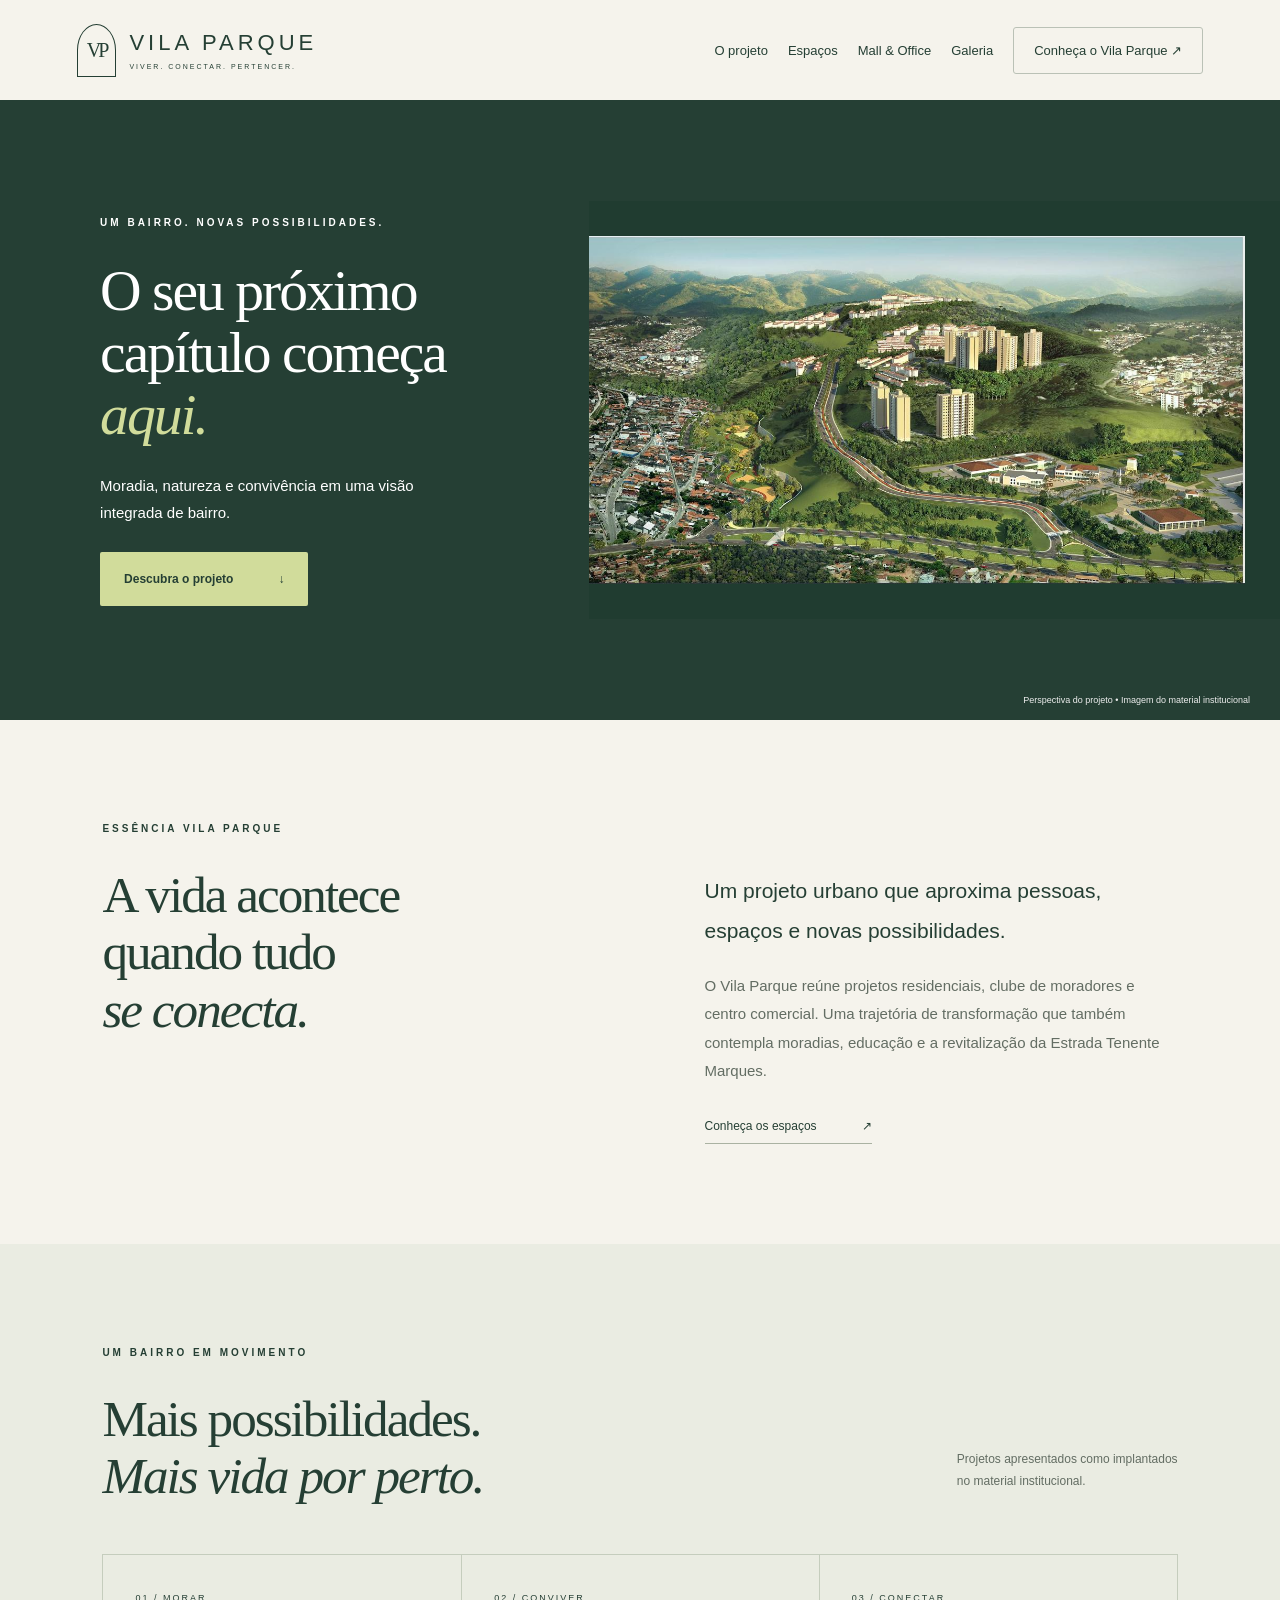
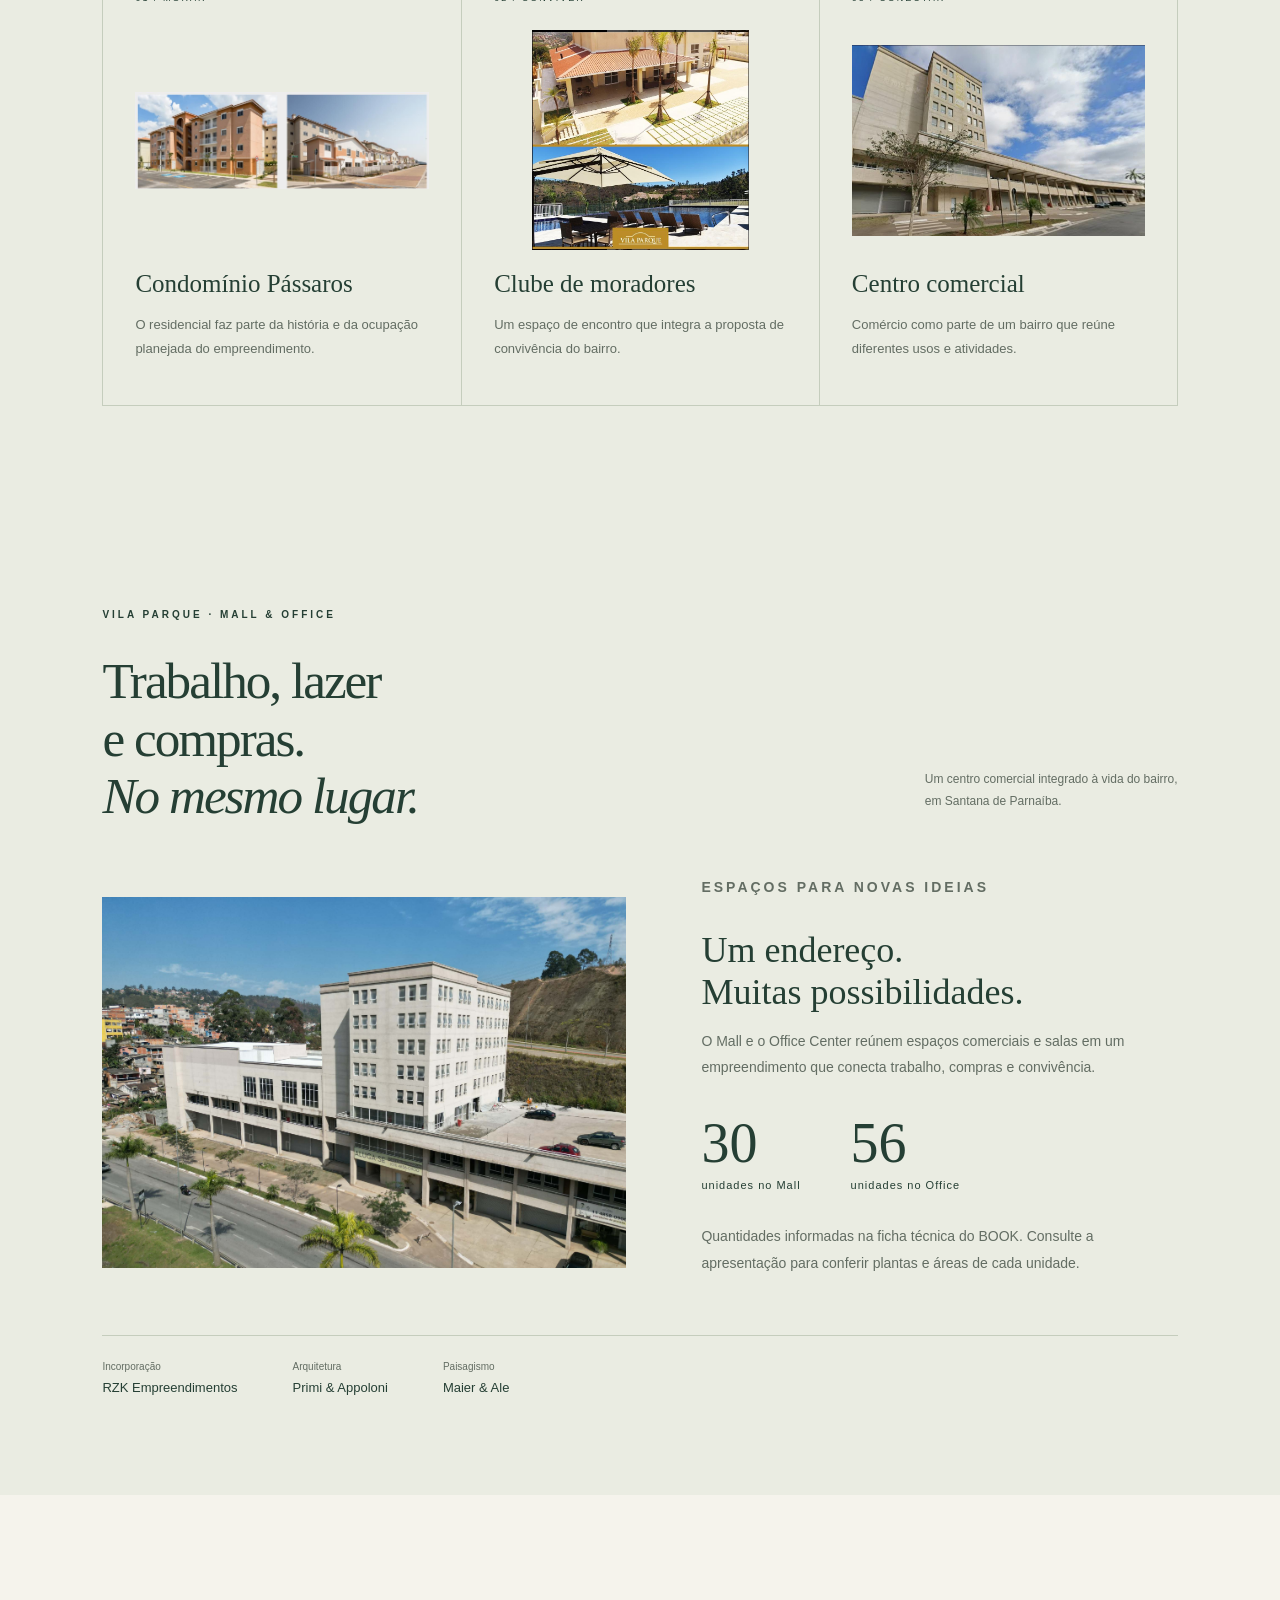
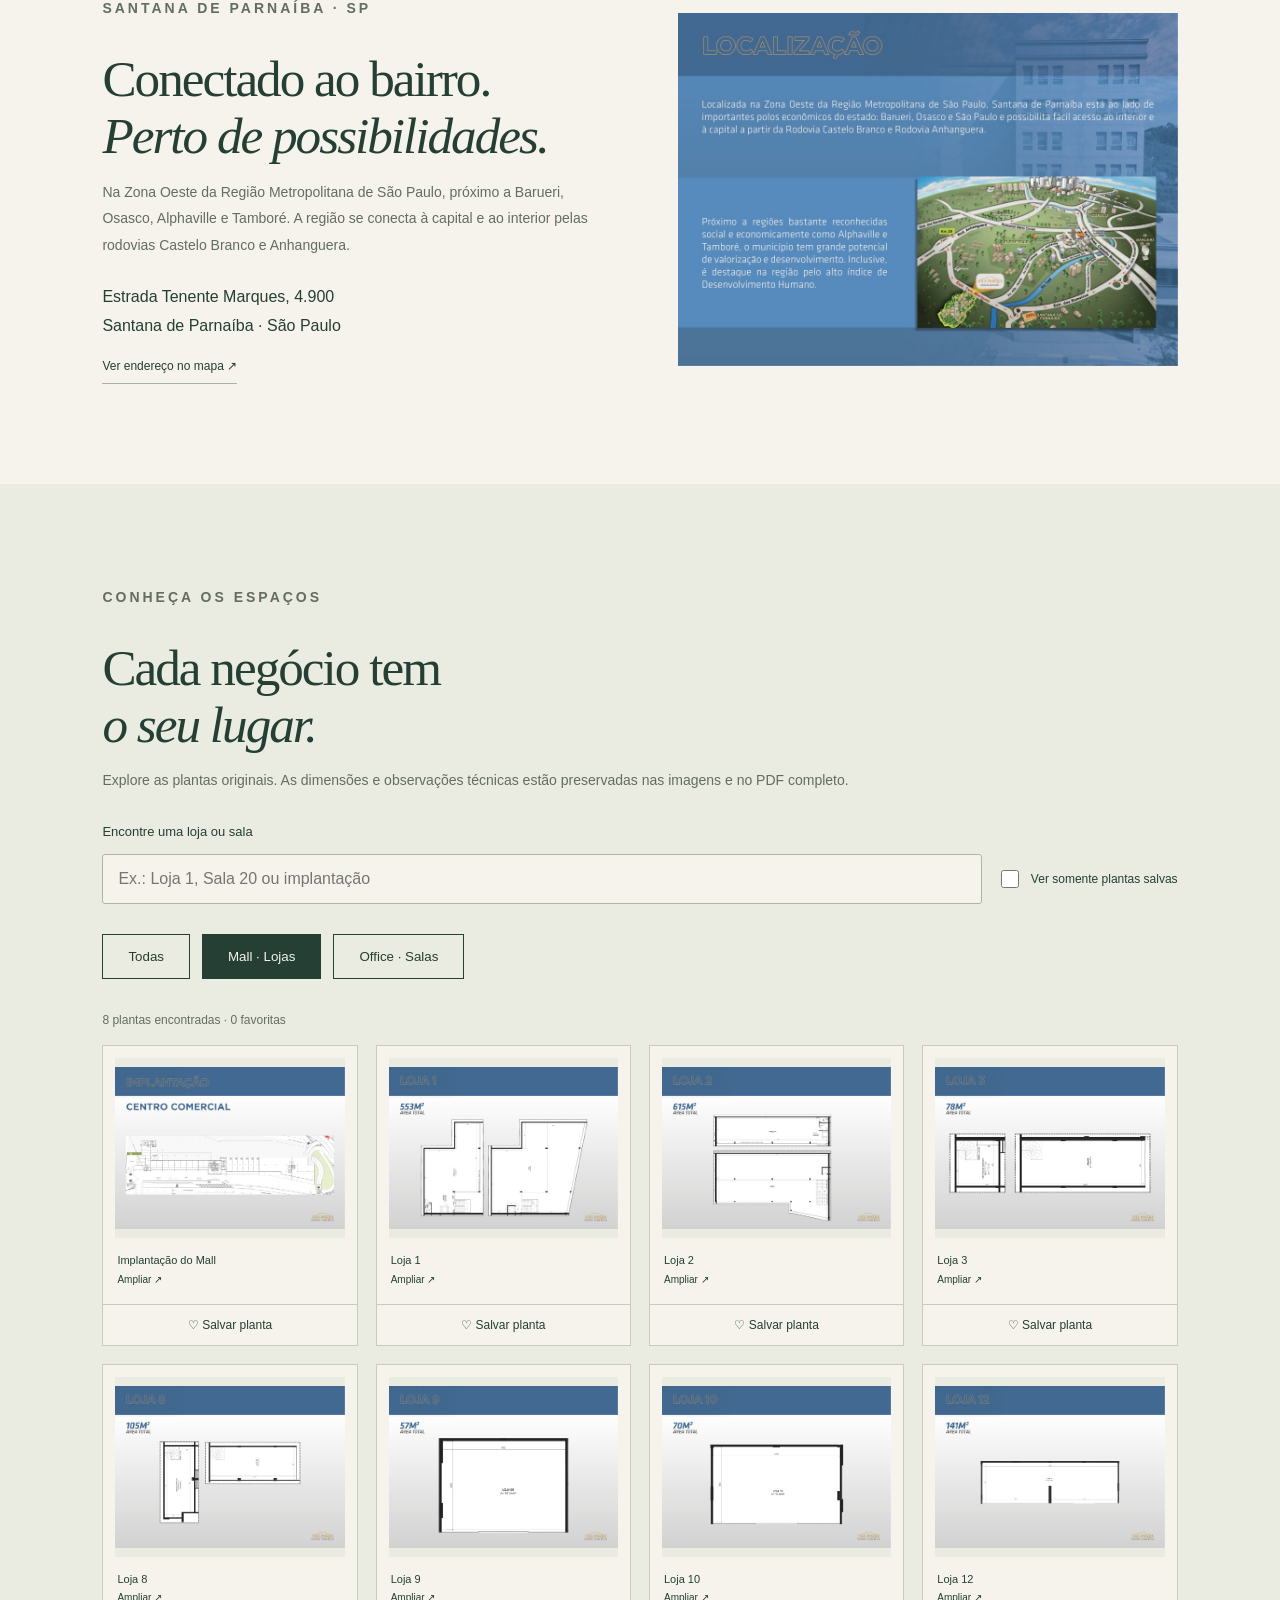
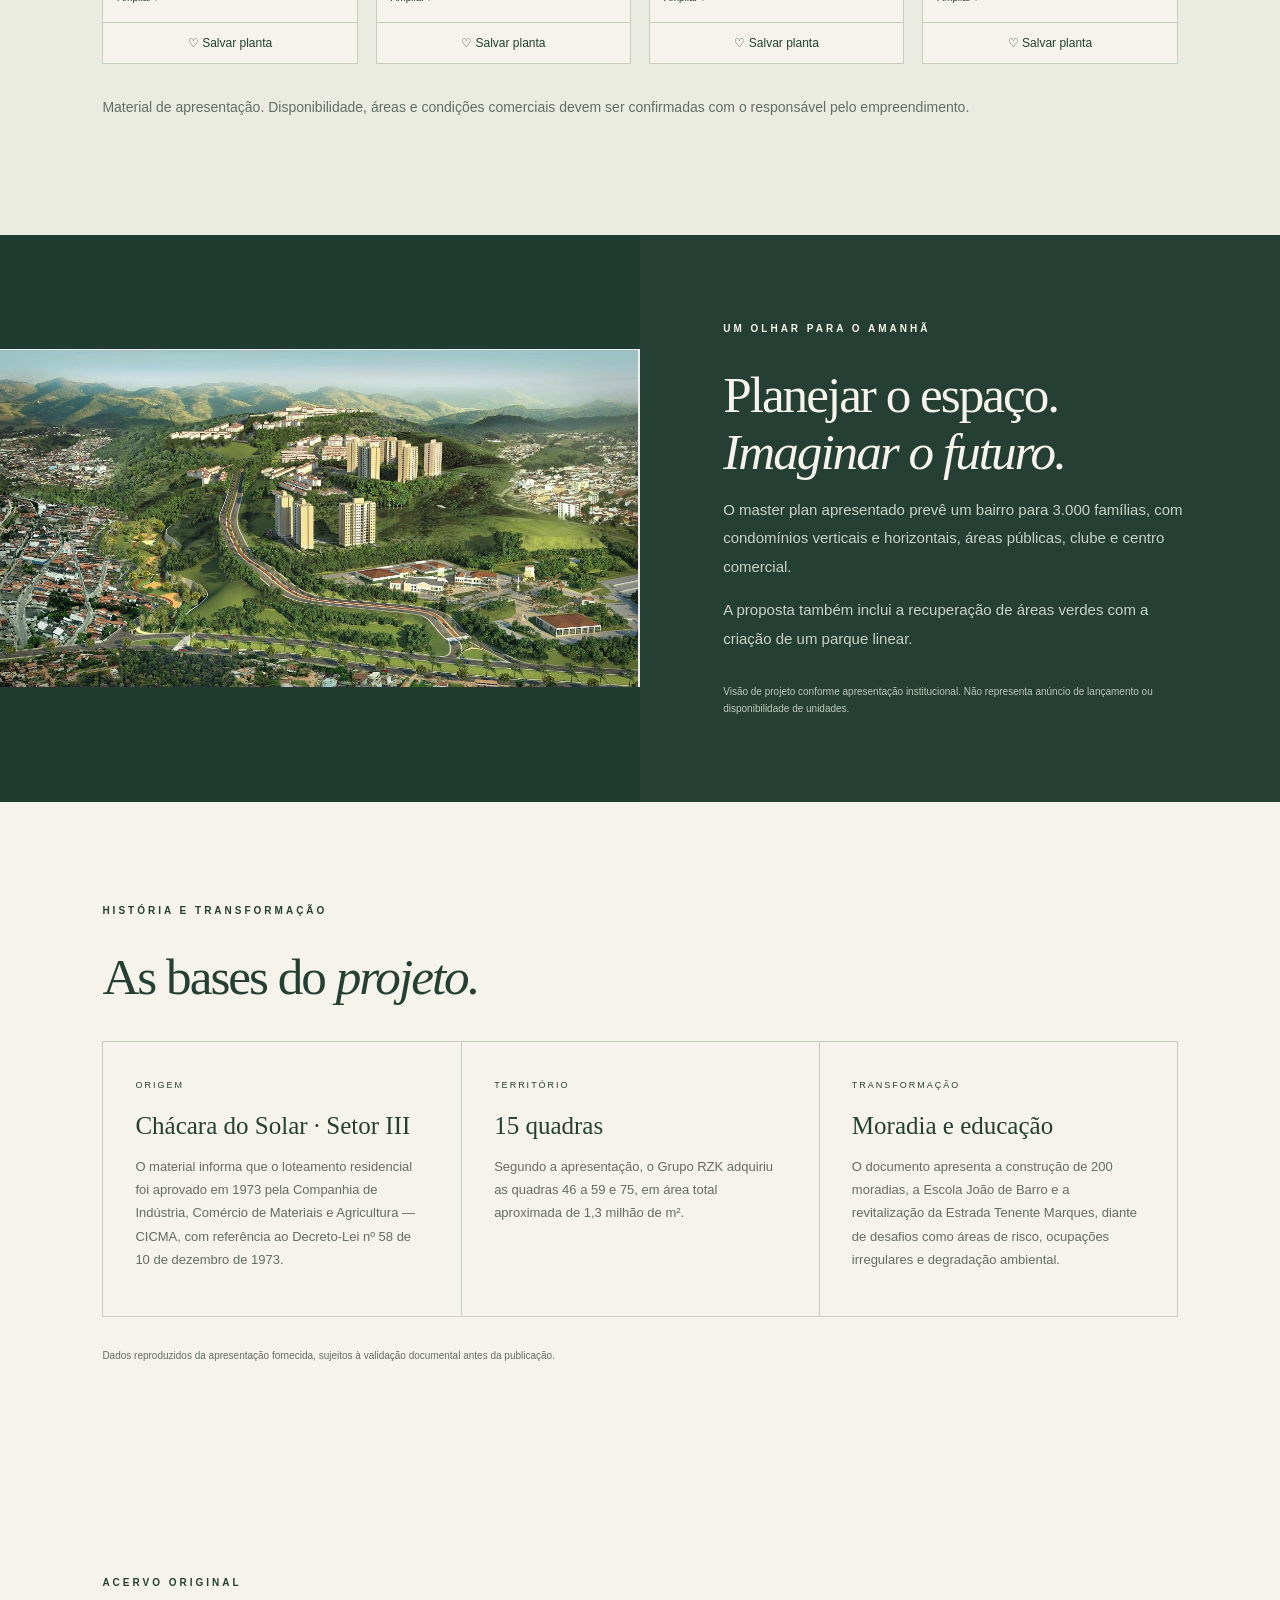
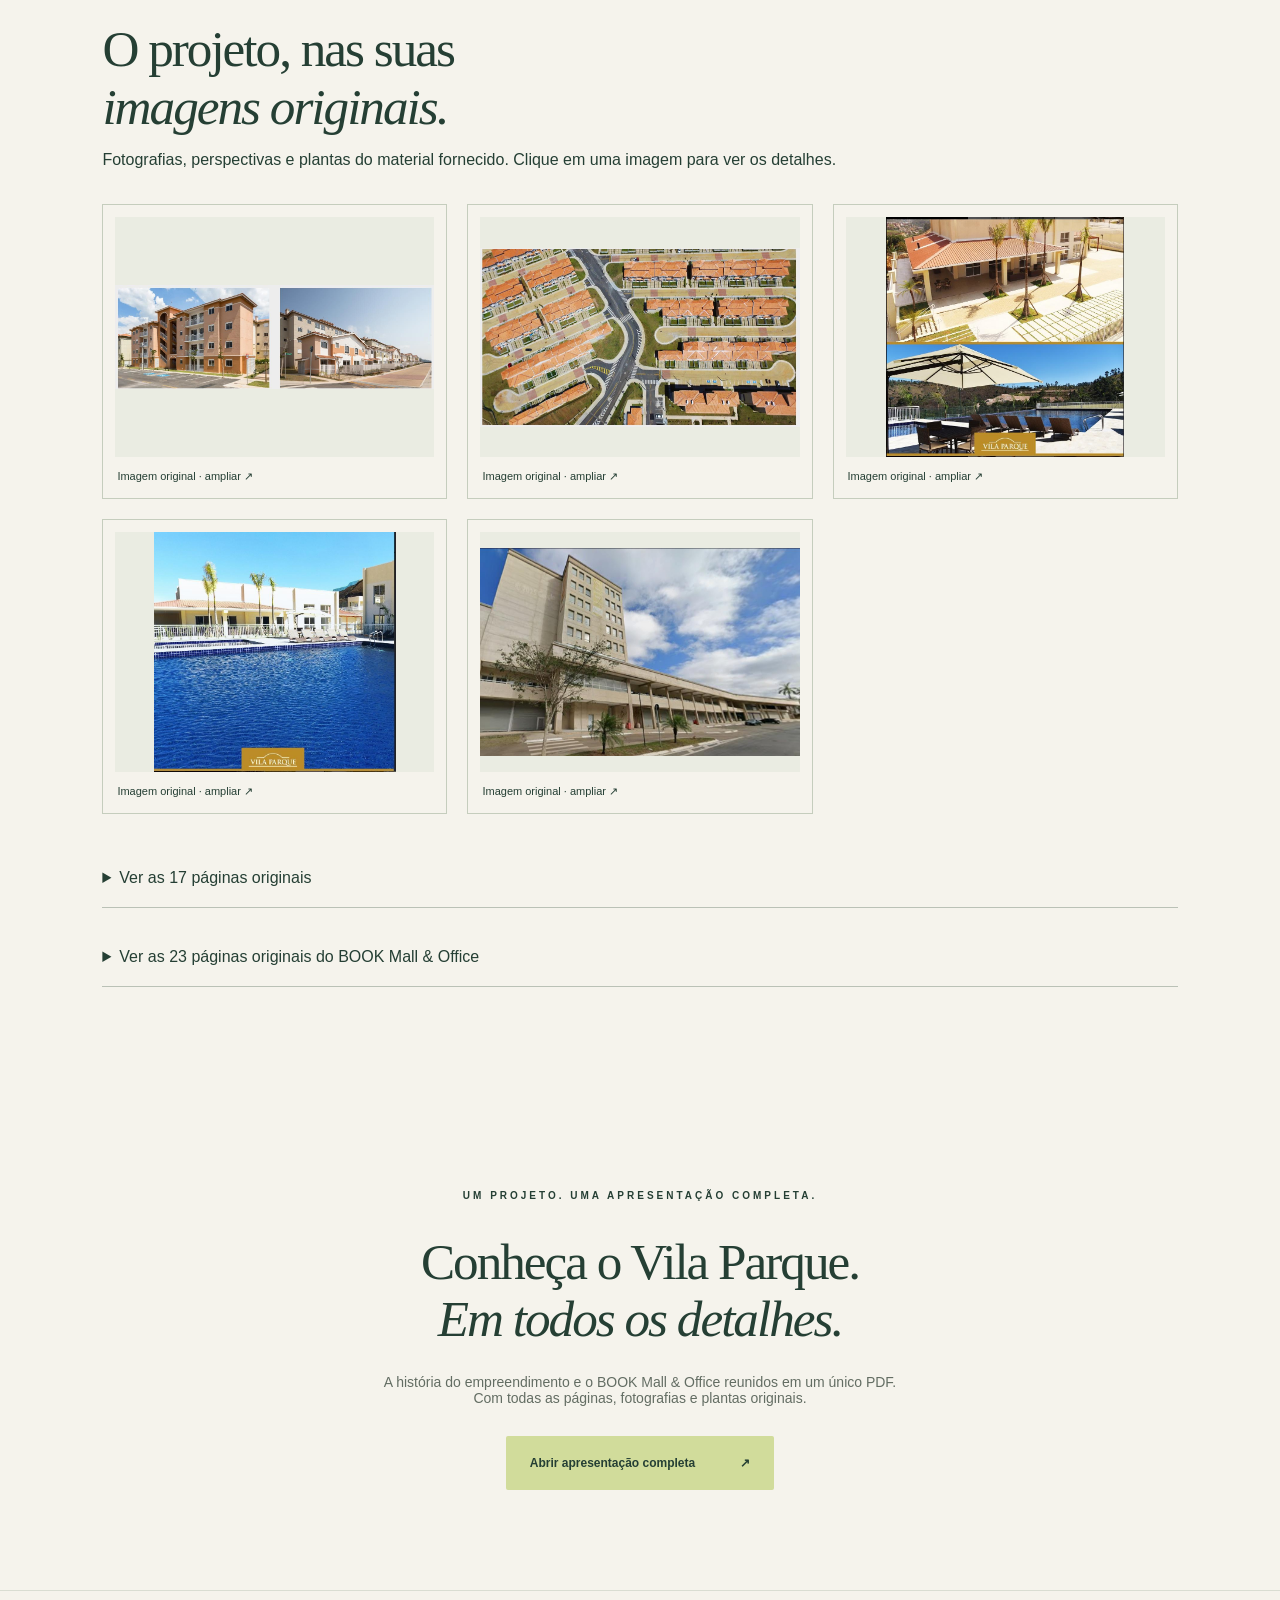
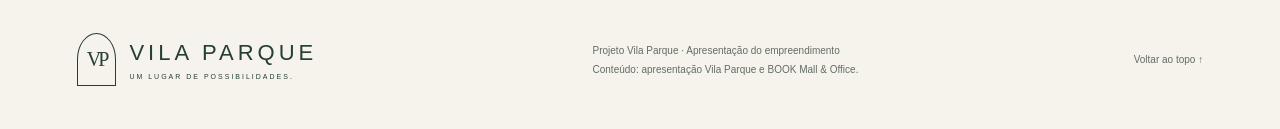
<file: index.html>
<!doctype html>
<html lang="pt-BR">
<head>
  <meta charset="UTF-8"><meta name="viewport" content="width=device-width, initial-scale=1">
  <title>Vila Parque | Um novo jeito de viver o bairro</title>
  <meta name="theme-color" content="#253f34"><link rel="icon" href="favicon.svg" type="image/svg+xml"><meta name="description" content="Conheça o projeto Vila Parque: moradia, convivência e uma visão de transformação urbana.">
  <link rel="stylesheet" href="styles.css">
</head>
<body>
  <a class="skip" href="#conteudo">Ir para o conteúdo</a>
  <header><a class="brand" href="#inicio" aria-label="Vila Parque, início"><span class="symbol">VP</span><span>VILA PARQUE<small>VIVER. CONECTAR. PERTENCER.</small></span></a><button id="menu" aria-expanded="false" aria-controls="navigation">Menu ☰</button><nav id="navigation" aria-label="Principal"><a href="#conceito">O projeto</a><a href="#espacos">Espaços</a><a href="#mall-office">Mall & Office</a><a href="#imagens-originais">Galeria</a><a class="nav-cta" href="#apresentacao">Conheça o Vila Parque ↗</a></nav></header>
  <main id="conteudo">
    <section class="hero hero-editorial" id="inicio"><img src="assets/masterplan.jpg" alt="Perspectiva do projeto Vila Parque com áreas verdes, edifícios e espaços de convivência" width="1253" height="664"><div class="hero-content"><p class="eyebrow">UM BAIRRO. NOVAS POSSIBILIDADES.</p><h1>O seu próximo<br>capítulo começa<br><em>aqui.</em></h1><p>Moradia, natureza e convivência em uma visão integrada de bairro.</p><a class="button" href="#conceito">Descubra o projeto <span>↓</span></a></div><span class="image-caption">Perspectiva do projeto • Imagem do material institucional</span></section>
    <section id="conceito" class="intro section"><p class="eyebrow">ESSÊNCIA VILA PARQUE</p><div class="intro-grid"><h2>A vida acontece<br>quando tudo<br><em>se conecta.</em></h2><div><p class="lead">Um projeto urbano que aproxima pessoas, espaços e novas possibilidades.</p><p>O Vila Parque reúne projetos residenciais, clube de moradores e centro comercial. Uma trajetória de transformação que também contempla moradias, educação e a revitalização da Estrada Tenente Marques.</p><a class="text-link" href="#espacos">Conheça os espaços <span>↗</span></a></div></div></section>
    <section id="espacos" class="spaces section"><div class="section-heading"><div><p class="eyebrow">UM BAIRRO EM MOVIMENTO</p><h2>Mais possibilidades.<br><em>Mais vida por perto.</em></h2></div><p>Projetos apresentados como implantados<br>no material institucional.</p></div><div class="cards"><article><span class="number">01 / MORAR</span><img class="card-original" src="assets/passaros.jpeg" alt="Condomínio Pássaros — imagem original extraída do PDF" loading="lazy"><h3>Condomínio Pássaros</h3><p>O residencial faz parte da história e da ocupação planejada do empreendimento.</p></article><article><span class="number">02 / CONVIVER</span><img class="card-original" src="assets/clube.jpeg" alt="Clube de moradores — imagem original extraída do PDF" loading="lazy"><h3>Clube de moradores</h3><p>Um espaço de encontro que integra a proposta de convivência do bairro.</p></article><article><span class="number">03 / CONECTAR</span><img class="card-original" src="assets/centro-comercial.jpeg" alt="Centro Comercial — imagem original extraída do PDF" loading="lazy"><h3>Centro comercial</h3><p>Comércio como parte de um bairro que reúne diferentes usos e atividades.</p></article></div></section>
    <section id="mall-office" class="section mall-office"><div class="section-heading"><div><p class="eyebrow">VILA PARQUE · MALL & OFFICE</p><h2>Trabalho, lazer<br>e compras.<br><em>No mesmo lugar.</em></h2></div><p>Um centro comercial integrado à vida do bairro,<br>em Santana de Parnaíba.</p></div><div class="mall-grid"><img src="assets/book/mall-fachada.jpeg" alt="Fotografia original do Mall e Office Vila Parque, extraída do BOOK" loading="lazy"><div><p class="eyebrow">ESPAÇOS PARA NOVAS IDEIAS</p><h3>Um endereço.<br>Muitas possibilidades.</h3><p>O Mall e o Office Center reúnem espaços comerciais e salas em um empreendimento que conecta trabalho, compras e convivência.</p><div class="facts"><div><strong>30</strong><span>unidades no Mall</span></div><div><strong>56</strong><span>unidades no Office</span></div></div><p class="note">Quantidades informadas na ficha técnica do BOOK. Consulte a apresentação para conferir plantas e áreas de cada unidade.</p></div></div><div class="project-credits"><span>Incorporação <strong>RZK Empreendimentos</strong></span><span>Arquitetura <strong>Primi & Appoloni</strong></span><span>Paisagismo <strong>Maier & Ale</strong></span></div></section>
<section id="localizacao" class="section location"><div><p class="eyebrow">SANTANA DE PARNAÍBA · SP</p><h2>Conectado ao bairro.<br><em>Perto de possibilidades.</em></h2><p>Na Zona Oeste da Região Metropolitana de São Paulo, próximo a Barueri, Osasco, Alphaville e Tamboré. A região se conecta à capital e ao interior pelas rodovias Castelo Branco e Anhanguera.</p><address>Estrada Tenente Marques, 4.900<br>Santana de Parnaíba · São Paulo</address><a class="text-link" href="https://www.google.com/maps/search/?api=1&query=Estrada+Tenente+Marques+4900+Santana+de+Parnaiba+SP" target="_blank" rel="noopener">Ver endereço no mapa ↗</a></div><img src="assets/book/pagina-02.jpg" alt="Localização apresentada no BOOK original, com mapa do empreendimento" loading="lazy"></section>
<section id="plantas" class="section plans"><p class="eyebrow">CONHEÇA OS ESPAÇOS</p><h2>Cada negócio tem<br><em>o seu lugar.</em></h2><p>Explore as plantas originais. As dimensões e observações técnicas estão preservadas nas imagens e no PDF completo.</p><div class="plan-search"><label for="plan-search">Encontre uma loja ou sala</label><input id="plan-search" type="search" placeholder="Ex.: Loja 1, Sala 20 ou implantação" autocomplete="off"><label class="saved-filter"><input id="saved-only" type="checkbox"> Ver somente plantas salvas</label></div><div class="plan-filters" role="group" aria-label="Filtrar plantas"><button data-plan-filter="all" aria-pressed="false">Todas</button><button class="active" data-plan-filter="mall" aria-pressed="true">Mall · Lojas</button><button data-plan-filter="office" aria-pressed="false">Office · Salas</button></div><p id="plan-status" role="status" aria-live="polite"></p><div class="plans-grid"><article class="plan-card" data-plan-category="mall" data-plan-label="Implantação do Mall" data-plan-key="pagina-06"><button class="photo-open" data-image="assets/book/pagina-06.jpg"><img src="assets/book/pagina-06.jpg" alt="Implantação do Mall — planta original do BOOK, página 6" loading="lazy"><span>Implantação do Mall <b>Ampliar ↗</b></span></button><button class="save-plan" aria-pressed="false" data-save-key="pagina-06" aria-label="Salvar Implantação do Mall">♡ Salvar planta</button></article><article class="plan-card" data-plan-category="mall" data-plan-label="Loja 1" data-plan-key="pagina-07"><button class="photo-open" data-image="assets/book/pagina-07.jpg"><img src="assets/book/pagina-07.jpg" alt="Loja 1 — planta original do BOOK, página 7" loading="lazy"><span>Loja 1 <b>Ampliar ↗</b></span></button><button class="save-plan" aria-pressed="false" data-save-key="pagina-07" aria-label="Salvar Loja 1">♡ Salvar planta</button></article><article class="plan-card" data-plan-category="mall" data-plan-label="Loja 2" data-plan-key="pagina-08"><button class="photo-open" data-image="assets/book/pagina-08.jpg"><img src="assets/book/pagina-08.jpg" alt="Loja 2 — planta original do BOOK, página 8" loading="lazy"><span>Loja 2 <b>Ampliar ↗</b></span></button><button class="save-plan" aria-pressed="false" data-save-key="pagina-08" aria-label="Salvar Loja 2">♡ Salvar planta</button></article><article class="plan-card" data-plan-category="mall" data-plan-label="Loja 3" data-plan-key="pagina-09"><button class="photo-open" data-image="assets/book/pagina-09.jpg"><img src="assets/book/pagina-09.jpg" alt="Loja 3 — planta original do BOOK, página 9" loading="lazy"><span>Loja 3 <b>Ampliar ↗</b></span></button><button class="save-plan" aria-pressed="false" data-save-key="pagina-09" aria-label="Salvar Loja 3">♡ Salvar planta</button></article><article class="plan-card" data-plan-category="mall" data-plan-label="Loja 8" data-plan-key="pagina-10"><button class="photo-open" data-image="assets/book/pagina-10.jpg"><img src="assets/book/pagina-10.jpg" alt="Loja 8 — planta original do BOOK, página 10" loading="lazy"><span>Loja 8 <b>Ampliar ↗</b></span></button><button class="save-plan" aria-pressed="false" data-save-key="pagina-10" aria-label="Salvar Loja 8">♡ Salvar planta</button></article><article class="plan-card" data-plan-category="mall" data-plan-label="Loja 9" data-plan-key="pagina-11"><button class="photo-open" data-image="assets/book/pagina-11.jpg"><img src="assets/book/pagina-11.jpg" alt="Loja 9 — planta original do BOOK, página 11" loading="lazy"><span>Loja 9 <b>Ampliar ↗</b></span></button><button class="save-plan" aria-pressed="false" data-save-key="pagina-11" aria-label="Salvar Loja 9">♡ Salvar planta</button></article><article class="plan-card" data-plan-category="mall" data-plan-label="Loja 10" data-plan-key="pagina-12"><button class="photo-open" data-image="assets/book/pagina-12.jpg"><img src="assets/book/pagina-12.jpg" alt="Loja 10 — planta original do BOOK, página 12" loading="lazy"><span>Loja 10 <b>Ampliar ↗</b></span></button><button class="save-plan" aria-pressed="false" data-save-key="pagina-12" aria-label="Salvar Loja 10">♡ Salvar planta</button></article><article class="plan-card" data-plan-category="mall" data-plan-label="Loja 12" data-plan-key="pagina-13"><button class="photo-open" data-image="assets/book/pagina-13.jpg"><img src="assets/book/pagina-13.jpg" alt="Loja 12 — planta original do BOOK, página 13" loading="lazy"><span>Loja 12 <b>Ampliar ↗</b></span></button><button class="save-plan" aria-pressed="false" data-save-key="pagina-13" aria-label="Salvar Loja 12">♡ Salvar planta</button></article><article class="plan-card" data-plan-category="office" data-plan-label="Implantação do mezanino" data-plan-key="pagina-15" hidden><button class="photo-open" data-image="assets/book/pagina-15.jpg"><img src="assets/book/pagina-15.jpg" alt="Implantação do mezanino — planta original do BOOK, página 15" loading="lazy"><span>Implantação do mezanino <b>Ampliar ↗</b></span></button><button class="save-plan" aria-pressed="false" data-save-key="pagina-15" aria-label="Salvar Implantação do mezanino">♡ Salvar planta</button></article><article class="plan-card" data-plan-category="office" data-plan-label="Implantação da torre" data-plan-key="pagina-16" hidden><button class="photo-open" data-image="assets/book/pagina-16.jpg"><img src="assets/book/pagina-16.jpg" alt="Implantação da torre — planta original do BOOK, página 16" loading="lazy"><span>Implantação da torre <b>Ampliar ↗</b></span></button><button class="save-plan" aria-pressed="false" data-save-key="pagina-16" aria-label="Salvar Implantação da torre">♡ Salvar planta</button></article><article class="plan-card" data-plan-category="office" data-plan-label="Sala 1" data-plan-key="pagina-17" hidden><button class="photo-open" data-image="assets/book/pagina-17.jpg"><img src="assets/book/pagina-17.jpg" alt="Sala 1 — planta original do BOOK, página 17" loading="lazy"><span>Sala 1 <b>Ampliar ↗</b></span></button><button class="save-plan" aria-pressed="false" data-save-key="pagina-17" aria-label="Salvar Sala 1">♡ Salvar planta</button></article><article class="plan-card" data-plan-category="office" data-plan-label="Sala 8" data-plan-key="pagina-18" hidden><button class="photo-open" data-image="assets/book/pagina-18.jpg"><img src="assets/book/pagina-18.jpg" alt="Sala 8 — planta original do BOOK, página 18" loading="lazy"><span>Sala 8 <b>Ampliar ↗</b></span></button><button class="save-plan" aria-pressed="false" data-save-key="pagina-18" aria-label="Salvar Sala 8">♡ Salvar planta</button></article><article class="plan-card" data-plan-category="office" data-plan-label="Sala 10" data-plan-key="pagina-19" hidden><button class="photo-open" data-image="assets/book/pagina-19.jpg"><img src="assets/book/pagina-19.jpg" alt="Sala 10 — planta original do BOOK, página 19" loading="lazy"><span>Sala 10 <b>Ampliar ↗</b></span></button><button class="save-plan" aria-pressed="false" data-save-key="pagina-19" aria-label="Salvar Sala 10">♡ Salvar planta</button></article><article class="plan-card" data-plan-category="office" data-plan-label="Sala 18" data-plan-key="pagina-20" hidden><button class="photo-open" data-image="assets/book/pagina-20.jpg"><img src="assets/book/pagina-20.jpg" alt="Sala 18 — planta original do BOOK, página 20" loading="lazy"><span>Sala 18 <b>Ampliar ↗</b></span></button><button class="save-plan" aria-pressed="false" data-save-key="pagina-20" aria-label="Salvar Sala 18">♡ Salvar planta</button></article><article class="plan-card" data-plan-category="office" data-plan-label="Sala 19" data-plan-key="pagina-21" hidden><button class="photo-open" data-image="assets/book/pagina-21.jpg"><img src="assets/book/pagina-21.jpg" alt="Sala 19 — planta original do BOOK, página 21" loading="lazy"><span>Sala 19 <b>Ampliar ↗</b></span></button><button class="save-plan" aria-pressed="false" data-save-key="pagina-21" aria-label="Salvar Sala 19">♡ Salvar planta</button></article><article class="plan-card" data-plan-category="office" data-plan-label="Sala 20" data-plan-key="pagina-22" hidden><button class="photo-open" data-image="assets/book/pagina-22.jpg"><img src="assets/book/pagina-22.jpg" alt="Sala 20 — planta original do BOOK, página 22" loading="lazy"><span>Sala 20 <b>Ampliar ↗</b></span></button><button class="save-plan" aria-pressed="false" data-save-key="pagina-22" aria-label="Salvar Sala 20">♡ Salvar planta</button></article></div><p class="note" style="color:#636d63">Material de apresentação. Disponibilidade, áreas e condições comerciais devem ser confirmadas com o responsável pelo empreendimento.</p></section><section id="futuro" class="future"><div class="future-image"><img src="assets/masterplan.jpg" loading="lazy" alt="Visão geral ilustrativa do master plan Vila Parque" width="1253" height="664"></div><div class="future-copy"><p class="eyebrow">UM OLHAR PARA O AMANHÃ</p><h2>Planejar o espaço.<br><em>Imaginar o futuro.</em></h2><p>O master plan apresentado prevê um bairro para 3.000 famílias, com condomínios verticais e horizontais, áreas públicas, clube e centro comercial.</p><p>A proposta também inclui a recuperação de áreas verdes com a criação de um parque linear.</p><span class="note">Visão de projeto conforme apresentação institucional. Não representa anúncio de lançamento ou disponibilidade de unidades.</span></div></section>
    <section class="section" id="trajetoria"><p class="eyebrow">HISTÓRIA E TRANSFORMAÇÃO</p><h2>As bases do <em>projeto.</em></h2><div class="cards" style="margin-top:35px"><article><span class="number">ORIGEM</span><h3>Chácara do Solar · Setor III</h3><p>O material informa que o loteamento residencial foi aprovado em 1973 pela Companhia de Indústria, Comércio de Materiais e Agricultura — CICMA, com referência ao Decreto-Lei nº 58 de 10 de dezembro de 1973.</p></article><article><span class="number">TERRITÓRIO</span><h3>15 quadras</h3><p>Segundo a apresentação, o Grupo RZK adquiriu as quadras 46 a 59 e 75, em área total aproximada de 1,3 milhão de m².</p></article><article><span class="number">TRANSFORMAÇÃO</span><h3>Moradia e educação</h3><p>O documento apresenta a construção de 200 moradias, a Escola João de Barro e a revitalização da Estrada Tenente Marques, diante de desafios como áreas de risco, ocupações irregulares e degradação ambiental.</p></article></div><p class="note" style="color:#636d63">Dados reproduzidos da apresentação fornecida, sujeitos à validação documental antes da publicação.</p></section><section class="section" id="imagens-originais"><p class="eyebrow">ACERVO ORIGINAL</p><h2>O projeto, nas suas<br><em>imagens originais.</em></h2><p>Fotografias, perspectivas e plantas do material fornecido. Clique em uma imagem para ver os detalhes.</p><div class="photo-gallery"><button class="photo-open" data-image="assets/passaros.jpeg" aria-label="Ampliar imagem original da página 12"><img src="assets/passaros.jpeg" alt="Imagem original do empreendimento, página 12" loading="lazy"><span>Imagem original · ampliar ↗</span></button><button class="photo-open" data-image="assets/passaros-vista.jpeg" aria-label="Ampliar imagem original da página 13"><img src="assets/passaros-vista.jpeg" alt="Imagem original do empreendimento, página 13" loading="lazy"><span>Imagem original · ampliar ↗</span></button><button class="photo-open" data-image="assets/clube.jpeg" aria-label="Ampliar imagem original da página 14"><img src="assets/clube.jpeg" alt="Imagem original do empreendimento, página 14" loading="lazy"><span>Imagem original · ampliar ↗</span></button><button class="photo-open" data-image="assets/clube-vista.jpeg" aria-label="Ampliar imagem original da página 14"><img src="assets/clube-vista.jpeg" alt="Imagem original do empreendimento, página 14" loading="lazy"><span>Imagem original · ampliar ↗</span></button><button class="photo-open" data-image="assets/centro-comercial.jpeg" aria-label="Ampliar imagem original da página 15"><img src="assets/centro-comercial.jpeg" alt="Imagem original do empreendimento, página 15" loading="lazy"><span>Imagem original · ampliar ↗</span></button></div><details><summary>Ver as 17 páginas originais</summary><div class="original-gallery"><figure><img loading="lazy" src="assets/originais/pagina-01.jpg" alt="Página 1 da apresentação original Vila Parque, preservada integralmente" width="1440" height="810"><figcaption>Página 01 · Material original</figcaption></figure><figure><img loading="lazy" src="assets/originais/pagina-02.jpg" alt="Página 2 da apresentação original Vila Parque, preservada integralmente" width="1440" height="810"><figcaption>Página 02 · Material original</figcaption></figure><figure><img loading="lazy" src="assets/originais/pagina-03.jpg" alt="Página 3 da apresentação original Vila Parque, preservada integralmente" width="1440" height="810"><figcaption>Página 03 · Material original</figcaption></figure><figure><img loading="lazy" src="assets/originais/pagina-04.jpg" alt="Página 4 da apresentação original Vila Parque, preservada integralmente" width="1440" height="810"><figcaption>Página 04 · Material original</figcaption></figure><figure><img loading="lazy" src="assets/originais/pagina-05.jpg" alt="Página 5 da apresentação original Vila Parque, preservada integralmente" width="1440" height="810"><figcaption>Página 05 · Material original</figcaption></figure><figure><img loading="lazy" src="assets/originais/pagina-06.jpg" alt="Página 6 da apresentação original Vila Parque, preservada integralmente" width="1440" height="810"><figcaption>Página 06 · Material original</figcaption></figure><figure><img loading="lazy" src="assets/originais/pagina-07.jpg" alt="Página 7 da apresentação original Vila Parque, preservada integralmente" width="1440" height="810"><figcaption>Página 07 · Material original</figcaption></figure><figure><img loading="lazy" src="assets/originais/pagina-08.jpg" alt="Página 8 da apresentação original Vila Parque, preservada integralmente" width="1440" height="810"><figcaption>Página 08 · Material original</figcaption></figure><figure><img loading="lazy" src="assets/originais/pagina-09.jpg" alt="Página 9 da apresentação original Vila Parque, preservada integralmente" width="1440" height="810"><figcaption>Página 09 · Material original</figcaption></figure><figure><img loading="lazy" src="assets/originais/pagina-10.jpg" alt="Página 10 da apresentação original Vila Parque, preservada integralmente" width="1440" height="810"><figcaption>Página 10 · Material original</figcaption></figure><figure><img loading="lazy" src="assets/originais/pagina-11.jpg" alt="Página 11 da apresentação original Vila Parque, preservada integralmente" width="1440" height="810"><figcaption>Página 11 · Material original</figcaption></figure><figure><img loading="lazy" src="assets/originais/pagina-12.jpg" alt="Página 12 da apresentação original Vila Parque, preservada integralmente" width="1440" height="810"><figcaption>Página 12 · Material original</figcaption></figure><figure><img loading="lazy" src="assets/originais/pagina-13.jpg" alt="Página 13 da apresentação original Vila Parque, preservada integralmente" width="1440" height="810"><figcaption>Página 13 · Material original</figcaption></figure><figure><img loading="lazy" src="assets/originais/pagina-14.jpg" alt="Página 14 da apresentação original Vila Parque, preservada integralmente" width="1440" height="810"><figcaption>Página 14 · Material original</figcaption></figure><figure><img loading="lazy" src="assets/originais/pagina-15.jpg" alt="Página 15 da apresentação original Vila Parque, preservada integralmente" width="1440" height="810"><figcaption>Página 15 · Material original</figcaption></figure><figure><img loading="lazy" src="assets/originais/pagina-16.jpg" alt="Página 16 da apresentação original Vila Parque, preservada integralmente" width="1440" height="810"><figcaption>Página 16 · Material original</figcaption></figure><figure><img loading="lazy" src="assets/originais/pagina-17.jpg" alt="Página 17 da apresentação original Vila Parque, preservada integralmente" width="1440" height="810"><figcaption>Página 17 · Material original</figcaption></figure></div></details><details class="book-gallery"><summary>Ver as 23 páginas originais do BOOK Mall & Office</summary><div class="original-gallery"><figure><img src="assets/book/pagina-01.jpg" alt="Página 1 original do BOOK Mall e Office" loading="lazy"><figcaption>BOOK · Página 01</figcaption></figure><figure><img src="assets/book/pagina-02.jpg" alt="Página 2 original do BOOK Mall e Office" loading="lazy"><figcaption>BOOK · Página 02</figcaption></figure><figure><img src="assets/book/pagina-03.jpg" alt="Página 3 original do BOOK Mall e Office" loading="lazy"><figcaption>BOOK · Página 03</figcaption></figure><figure><img src="assets/book/pagina-04.jpg" alt="Página 4 original do BOOK Mall e Office" loading="lazy"><figcaption>BOOK · Página 04</figcaption></figure><figure><img src="assets/book/pagina-05.jpg" alt="Página 5 original do BOOK Mall e Office" loading="lazy"><figcaption>BOOK · Página 05</figcaption></figure><figure><img src="assets/book/pagina-06.jpg" alt="Página 6 original do BOOK Mall e Office" loading="lazy"><figcaption>BOOK · Página 06</figcaption></figure><figure><img src="assets/book/pagina-07.jpg" alt="Página 7 original do BOOK Mall e Office" loading="lazy"><figcaption>BOOK · Página 07</figcaption></figure><figure><img src="assets/book/pagina-08.jpg" alt="Página 8 original do BOOK Mall e Office" loading="lazy"><figcaption>BOOK · Página 08</figcaption></figure><figure><img src="assets/book/pagina-09.jpg" alt="Página 9 original do BOOK Mall e Office" loading="lazy"><figcaption>BOOK · Página 09</figcaption></figure><figure><img src="assets/book/pagina-10.jpg" alt="Página 10 original do BOOK Mall e Office" loading="lazy"><figcaption>BOOK · Página 10</figcaption></figure><figure><img src="assets/book/pagina-11.jpg" alt="Página 11 original do BOOK Mall e Office" loading="lazy"><figcaption>BOOK · Página 11</figcaption></figure><figure><img src="assets/book/pagina-12.jpg" alt="Página 12 original do BOOK Mall e Office" loading="lazy"><figcaption>BOOK · Página 12</figcaption></figure><figure><img src="assets/book/pagina-13.jpg" alt="Página 13 original do BOOK Mall e Office" loading="lazy"><figcaption>BOOK · Página 13</figcaption></figure><figure><img src="assets/book/pagina-14.jpg" alt="Página 14 original do BOOK Mall e Office" loading="lazy"><figcaption>BOOK · Página 14</figcaption></figure><figure><img src="assets/book/pagina-15.jpg" alt="Página 15 original do BOOK Mall e Office" loading="lazy"><figcaption>BOOK · Página 15</figcaption></figure><figure><img src="assets/book/pagina-16.jpg" alt="Página 16 original do BOOK Mall e Office" loading="lazy"><figcaption>BOOK · Página 16</figcaption></figure><figure><img src="assets/book/pagina-17.jpg" alt="Página 17 original do BOOK Mall e Office" loading="lazy"><figcaption>BOOK · Página 17</figcaption></figure><figure><img src="assets/book/pagina-18.jpg" alt="Página 18 original do BOOK Mall e Office" loading="lazy"><figcaption>BOOK · Página 18</figcaption></figure><figure><img src="assets/book/pagina-19.jpg" alt="Página 19 original do BOOK Mall e Office" loading="lazy"><figcaption>BOOK · Página 19</figcaption></figure><figure><img src="assets/book/pagina-20.jpg" alt="Página 20 original do BOOK Mall e Office" loading="lazy"><figcaption>BOOK · Página 20</figcaption></figure><figure><img src="assets/book/pagina-21.jpg" alt="Página 21 original do BOOK Mall e Office" loading="lazy"><figcaption>BOOK · Página 21</figcaption></figure><figure><img src="assets/book/pagina-22.jpg" alt="Página 22 original do BOOK Mall e Office" loading="lazy"><figcaption>BOOK · Página 22</figcaption></figure><figure><img src="assets/book/pagina-23.jpg" alt="Página 23 original do BOOK Mall e Office" loading="lazy"><figcaption>BOOK · Página 23</figcaption></figure></div></details></section><section id="apresentacao" class="presentation section"><p class="eyebrow">UM PROJETO. UMA APRESENTAÇÃO COMPLETA.</p><h2>Conheça o Vila Parque.<br><em>Em todos os detalhes.</em></h2><p>A história do empreendimento e o BOOK Mall & Office reunidos em um único PDF.<br>Com todas as páginas, fotografias e plantas originais.</p><a class="button" href="assets/vila-parque-apresentacao-completa.pdf" target="_blank" rel="noopener">Abrir apresentação completa <span>↗</span></a></section>
  </main>
  <footer><a class="brand" href="#inicio"><span class="symbol">VP</span><span>VILA PARQUE<small>UM LUGAR DE POSSIBILIDADES.</small></span></a><p>Projeto Vila Parque · Apresentação do empreendimento<br>Conteúdo: apresentação Vila Parque e BOOK Mall & Office.</p><a href="#inicio">Voltar ao topo ↑</a></footer>
  <dialog id="image-dialog" aria-label="Imagem original ampliada"><div class="image-toolbar"><button id="previous-image" aria-label="Imagem anterior">← Anterior</button><button id="next-image" aria-label="Próxima imagem">Próxima →</button><button id="close-image" aria-label="Fechar imagem">Fechar ×</button></div><p id="image-title"></p><img id="expanded-image" alt=""><p>Imagem original dos materiais Vila Parque, sem substituição.</p></dialog><script src="script.js"></script>
</body>
</html>
</file>
<file: styles.css>
:root{--green:#253f34;--cream:#f5f3ec;--lime:#d1dc9b;--muted:#636d63}*{box-sizing:border-box}html{scroll-behavior:smooth;scroll-padding-top:90px}body{margin:0;background:var(--cream);color:var(--green);font-family:Arial,Helvetica,sans-serif}a{color:inherit;text-decoration:none}button,a{-webkit-tap-highlight-color:transparent}a:focus-visible,button:focus-visible{outline:3px solid #b38842;outline-offset:6px}.skip{position:fixed;top:-60px;background:white;padding:12px;z-index:20}.skip:focus{top:0}header{height:100px;display:flex;align-items:center;justify-content:space-between;padding:0 6%;background:var(--cream)}.brand{display:flex;align-items:center;gap:13px;font-size:22px;letter-spacing:4px}.symbol{border:1px solid var(--green);border-radius:50% 50% 0 0;padding:14px 9px;font-family:Georgia,serif;font-size:20px;letter-spacing:-3px}.brand small{display:block;font-size:7px;letter-spacing:2px;margin-top:7px}nav{display:flex;align-items:center;gap:30px;font-size:13px}.nav-cta{border:1px solid #bac1b6;padding:15px 20px;border-radius:3px}#menu{display:none}.hero{min-height:650px;height:calc(100svh - 100px);max-height:900px;position:relative;color:white;display:flex;align-items:center;overflow:hidden}.hero>img{position:absolute;inset:0;width:100%;height:100%;object-fit:cover}.hero:after{content:'';position:absolute;inset:0;background:linear-gradient(90deg,rgba(11,33,25,.86),rgba(11,33,25,.4) 57%,rgba(11,33,25,.12))}.hero-content{z-index:1;position:relative;padding:65px 8%;max-width:900px}.eyebrow{font-size:10px;font-weight:600;letter-spacing:3px;line-height:1.8;margin:0 0 28px}h1,h2{font-family:Georgia,'Times New Roman',serif;font-weight:400;letter-spacing:-2px;margin:0}h1{font-size:clamp(48px,5.4vw,85px);line-height:1.08}em{font-weight:400}h1 em{color:var(--lime)}.hero-content>p:not(.eyebrow){font-size:15px;line-height:1.8;max-width:360px;margin:26px 0}.button{display:inline-flex;align-items:center;justify-content:space-between;gap:45px;background:var(--lime);color:var(--green);padding:20px 24px;font-size:12px;font-weight:bold;border-radius:2px}.button:hover{background:#e1e9bd}.image-caption{position:absolute;z-index:1;bottom:20px;right:30px;font-size:9px;color:#eee}.section{padding:100px 8%}h2{font-size:clamp(38px,4vw,58px);line-height:1.12}.intro-grid{display:grid;grid-template-columns:1fr 1fr;gap:12%}.intro-grid>div{padding-top:5px}.lead{font-size:21px!important;color:var(--green)!important;margin-top:0}.intro p:not(.eyebrow),.future p:not(.eyebrow){font-size:15px;line-height:1.9;color:var(--muted)}.text-link{display:inline-flex;gap:45px;border-bottom:1px solid #aab2a2;padding:18px 0 10px;font-size:12px}.spaces{background:#eaece2}.section-heading{display:flex;justify-content:space-between;align-items:end;gap:30px;margin-bottom:50px}.section-heading>p{font-size:12px;line-height:1.8;color:var(--muted)}.cards{display:grid;grid-template-columns:repeat(3,1fr);border:1px solid #c5cdbd}.cards article{padding:32px}.cards article+article{border-left:1px solid #c5cdbd}.number{font-size:9px;letter-spacing:2px}.line-icon{font-size:60px;font-family:Georgia,serif;margin:35px 0;color:#6b7e54}h3{font-family:Georgia,serif;font-size:25px;font-weight:400;margin:20px 0 15px}.cards p{font-size:13px;line-height:1.8;color:var(--muted)}.future{display:grid;grid-template-columns:1fr 1fr;background:var(--green)}.future-image{min-height:550px}.future-image img{width:100%;height:100%;object-fit:cover}.future-copy{padding:85px 13%;color:var(--cream)}.future-copy p:not(.eyebrow){color:#cbd2c8}.note{display:block;font-size:10px;line-height:1.7;color:#bfc8b9;margin-top:30px}.presentation{text-align:center}.presentation>p:not(.eyebrow){color:var(--muted);font-size:14px;margin:26px 0 30px}footer{border-top:1px solid #d9ddd2;display:flex;align-items:center;justify-content:space-between;padding:40px 6%;gap:25px}footer p,footer>a:last-child{font-size:10px;line-height:1.9;color:var(--muted)}@media(max-width:760px){header{height:82px;padding:0 6%}.brand{font-size:18px}#menu{display:block;background:none;border:1px solid #bdc7b8;padding:10px;color:var(--green)}nav{display:none;position:absolute;top:82px;left:0;right:0;padding:25px;background:var(--cream);z-index:5;align-items:stretch}nav.open{display:flex;flex-direction:column}.hero{min-height:620px;height:calc(90svh - 82px)}.hero-content{padding:50px 7%}.hero>img{object-position:60% center}.hero:after{background:rgba(11,33,25,.65)}.section{padding:65px 7%}.intro-grid,.future{grid-template-columns:1fr;gap:30px}.section-heading{display:block}.section-heading>p{margin-top:25px}.cards{grid-template-columns:1fr}.cards article+article{border-left:0;border-top:1px solid #c5cdbd}.line-icon{margin:15px 0}.future-image{min-height:0;height:300px}.future-copy{padding:55px 7%}footer{align-items:start;flex-direction:column;padding:35px 7%}.image-caption{font-size:8px;right:15px;left:7%}.eyebrow{letter-spacing:2px}}@media(prefers-reduced-motion:reduce){html{scroll-behavior:auto}}

.card-original{width:100%;height:auto;display:block;margin-top:25px;object-fit:contain}.original-gallery{display:grid;grid-template-columns:1fr 1fr;gap:24px;margin-top:30px}.original-gallery figure{margin:0}.original-gallery img{width:100%;height:auto;display:block}.original-gallery figcaption{font-size:11px;margin-top:8px}details summary{cursor:pointer;padding:20px 0;border-bottom:1px solid #bac1b6;margin-top:20px}.hero>img,.future-image img{object-fit:contain;background:#203c30}.hero:after{background:linear-gradient(90deg,rgba(11,33,25,.9),rgba(11,33,25,.35))}@media(max-width:760px){.original-gallery{grid-template-columns:1fr}}

.hero-editorial{background:var(--green);display:grid;grid-template-columns:46% 54%;height:auto;min-height:620px;overflow:visible}.hero-editorial>img{position:relative;grid-column:2;grid-row:1;object-fit:contain;height:auto;align-self:center;width:100%;padding:35px 35px 35px 0}.hero-editorial:after{display:none}.hero-editorial .hero-content{grid-column:1;grid-row:1;padding:75px 8% 75px 17%;width:100%}.hero-editorial h1{font-size:clamp(42px,4.5vw,72px)}.hero-editorial .image-caption{bottom:15px}.photo-gallery{display:grid;grid-template-columns:repeat(3,1fr);gap:20px;margin:35px 0}.photo-open{border:1px solid #c5cdbd;background:none;padding:12px;text-align:left;color:var(--green);cursor:pointer}.photo-open img{display:block;width:100%;height:240px;object-fit:contain;background:#eaece2}.photo-open span{display:block;font-size:11px;padding:13px 2px 3px}.card-original{height:220px;object-fit:contain}dialog{border:0;padding:20px;background:var(--cream);color:var(--green);max-width:95vw;max-height:95vh}dialog::backdrop{background:rgba(10,25,18,.88)}dialog img{display:block;max-width:85vw;max-height:75vh;object-fit:contain;margin-top:15px}dialog button{display:block;margin-left:auto;border:1px solid #b5bfae;padding:10px 18px;background:transparent;cursor:pointer}dialog p{font-size:11px}@media(max-width:760px){.hero-editorial{display:flex;flex-direction:column;min-height:0}.hero-editorial .hero-content{padding:55px 7% 30px}.hero-editorial>img{padding:0 7% 50px}.hero-editorial .image-caption{font-size:7px}.photo-gallery{grid-template-columns:1fr 1fr;gap:10px}.photo-open img{height:170px}}@media(max-width:440px){.photo-gallery{grid-template-columns:1fr}}
@media(max-width:760px){.hero-editorial .hero-content{order:-1}}

.mall-office{background:#eaece2}.mall-grid{display:grid;grid-template-columns:1.1fr 1fr;gap:7%;align-items:center}.mall-grid>img{display:block;width:100%;height:auto;max-height:540px;object-fit:contain}.mall-grid h3{font-size:36px}.mall-grid p,.location p,.plans>p{font-size:14px;line-height:1.9;color:var(--muted)}.facts{display:flex;gap:50px;margin:30px 0}.facts strong{font-family:Georgia,serif;font-size:56px;font-weight:400;display:block}.facts span{font-size:11px;letter-spacing:1px}.project-credits{display:flex;gap:55px;flex-wrap:wrap;margin-top:45px;padding-top:25px;border-top:1px solid #c5cdbd}.project-credits span{font-size:10px;color:var(--muted)}.project-credits strong{display:block;font-size:13px;margin-top:8px;color:var(--green);font-weight:400}.location{display:grid;grid-template-columns:1fr 1fr;gap:7%;align-items:center}.location img{width:100%;height:auto}.location address{font-style:normal;font-size:16px;line-height:1.8;margin-top:25px}.plans{background:#eaece2}.plan-filters{display:flex;gap:12px;margin:30px 0}.plan-filters button{border:1px solid var(--green);padding:14px 25px;color:var(--green);background:transparent;cursor:pointer}.plan-filters button.active{color:var(--cream);background:var(--green)}.plans-grid{display:grid;grid-template-columns:repeat(4,1fr);gap:18px}.plan-card img{height:180px}.plan-card span{line-height:1.8}.plan-card span b{display:block;font-size:10px;font-weight:400}.plan-card[hidden]{display:none}header nav{gap:20px}@media(max-width:1000px){header{padding:0 4%}nav{font-size:11px}.plans-grid{grid-template-columns:repeat(2,1fr)}}@media(max-width:760px){.mall-grid,.location{grid-template-columns:1fr;gap:30px}.location>img{margin-top:10px}.project-credits{gap:25px}.plan-card img{height:160px}.plan-filters button{padding:12px 18px}.mall-grid h3{font-size:30px}}@media(max-width:430px){.plans-grid{grid-template-columns:1fr}}

.plan-search{display:flex;flex-wrap:wrap;align-items:center;gap:15px;margin-top:30px}.plan-search>label:first-child{width:100%;font-size:13px}.plan-search input[type=search]{flex:1;min-width:200px;background:var(--cream);border:1px solid #aab7a1;padding:15px;font:inherit;color:var(--green);border-radius:3px}.saved-filter{display:flex;align-items:center;gap:9px;font-size:12px;cursor:pointer}.saved-filter input{accent-color:var(--green);width:18px;height:18px}.plan-card{padding:0;background:var(--cream);border:1px solid #c5cdbd}.plan-card>.photo-open{border:0;width:100%}.save-plan{width:100%;border:0;border-top:1px solid #c5cdbd;padding:13px;background:transparent;color:var(--green);cursor:pointer;font:inherit;font-size:12px}.save-plan[aria-pressed=true]{background:var(--green);color:var(--lime)}#plan-status{font-size:12px;min-height:24px}.image-toolbar{display:flex;justify-content:space-between;gap:12px;align-items:center}.image-toolbar button{margin-left:0}#image-title{max-width:85vw;font-size:12px;line-height:1.6}input:focus-visible{outline:3px solid #b38842;outline-offset:3px}@media(max-width:760px){.plan-filters{flex-wrap:wrap}.plan-search{align-items:stretch}.saved-filter{padding:10px 0}.image-toolbar{gap:5px}.image-toolbar button{padding:10px;font-size:11px}.brand{letter-spacing:2px}.brand small{font-size:6px}}
</file>
